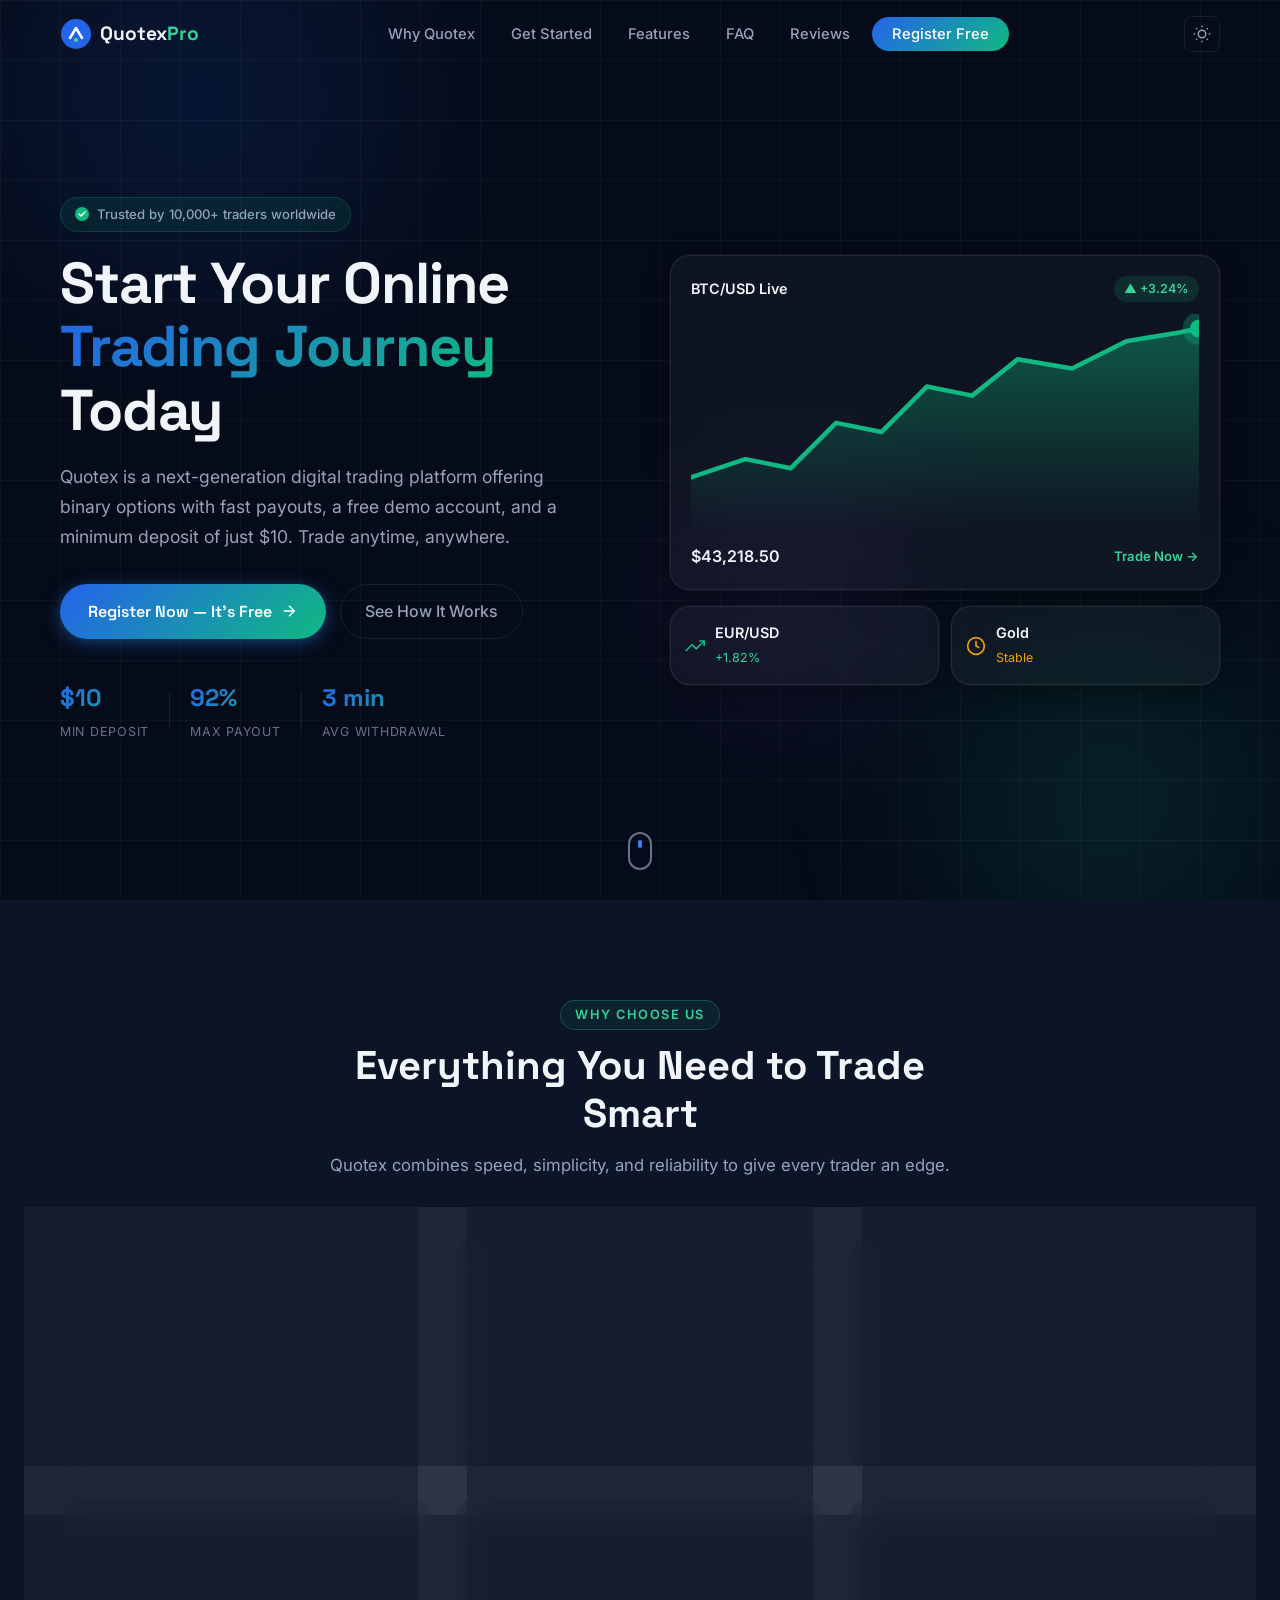
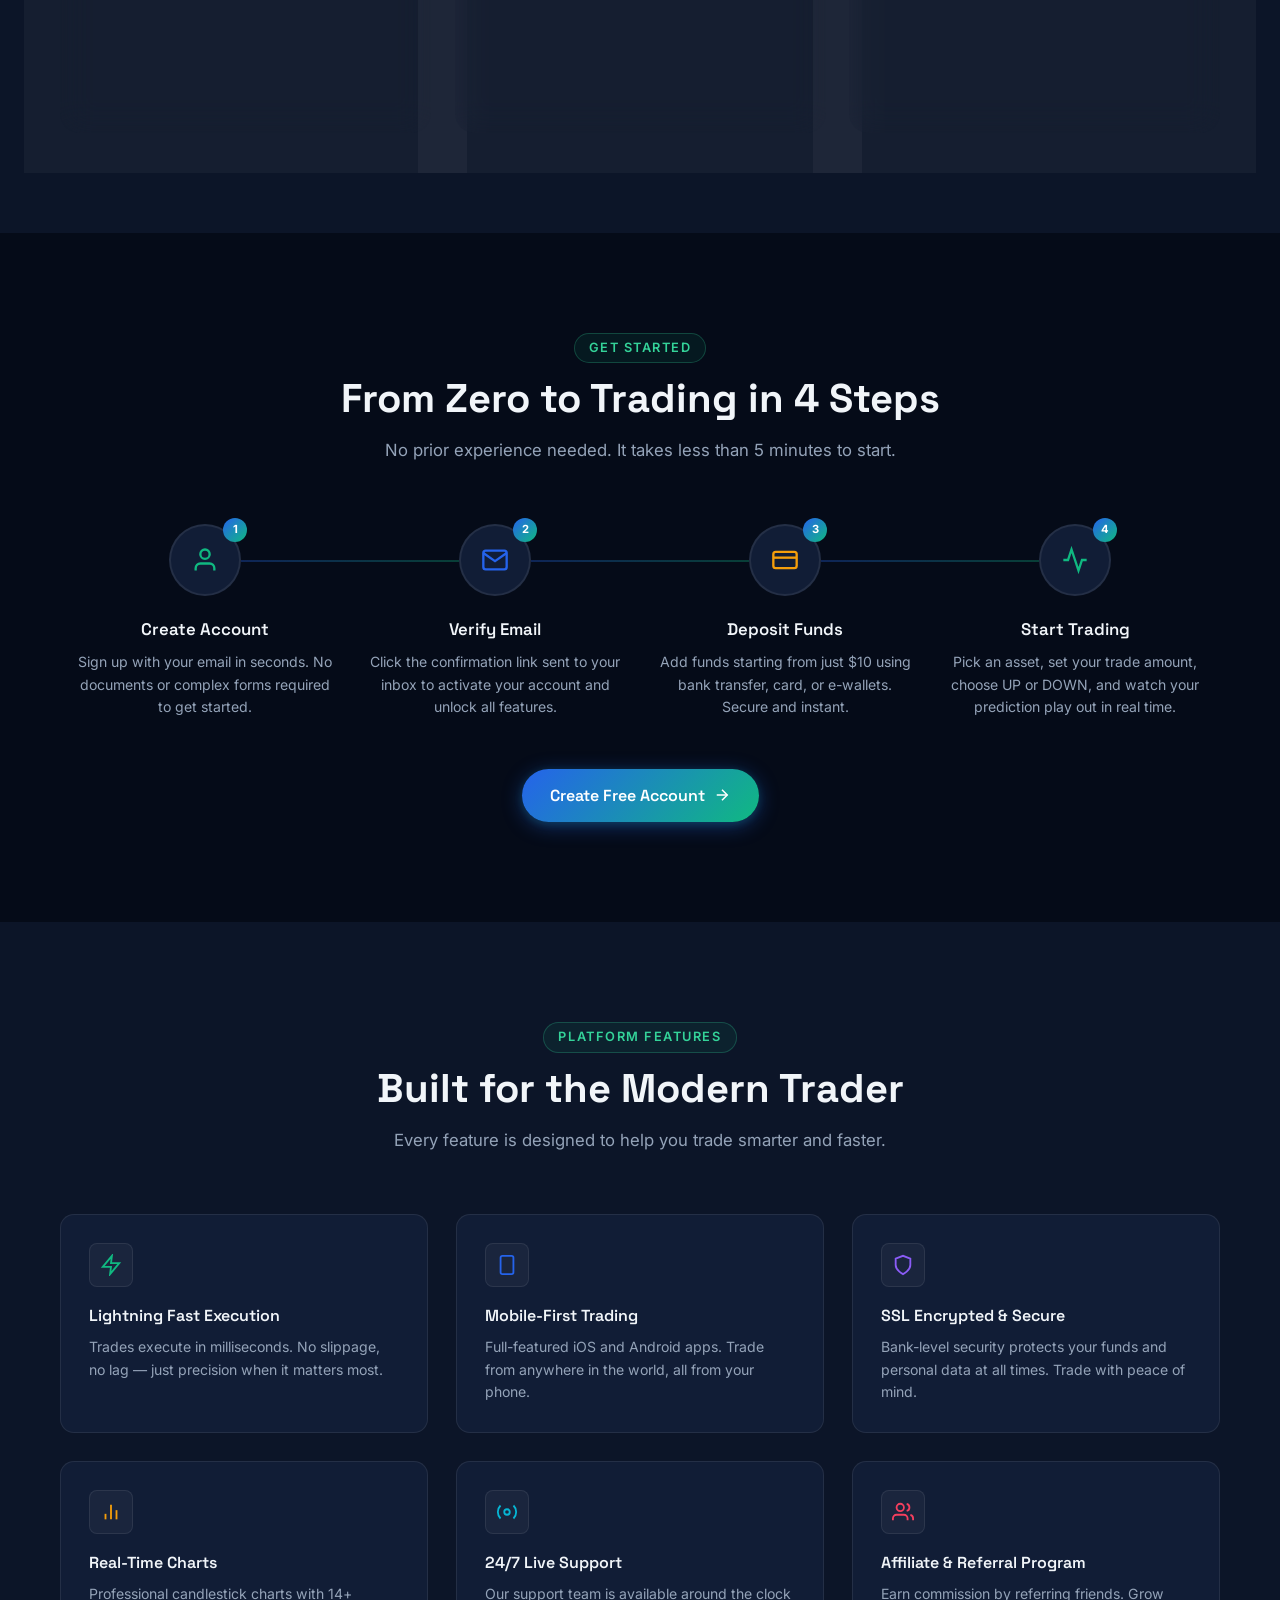
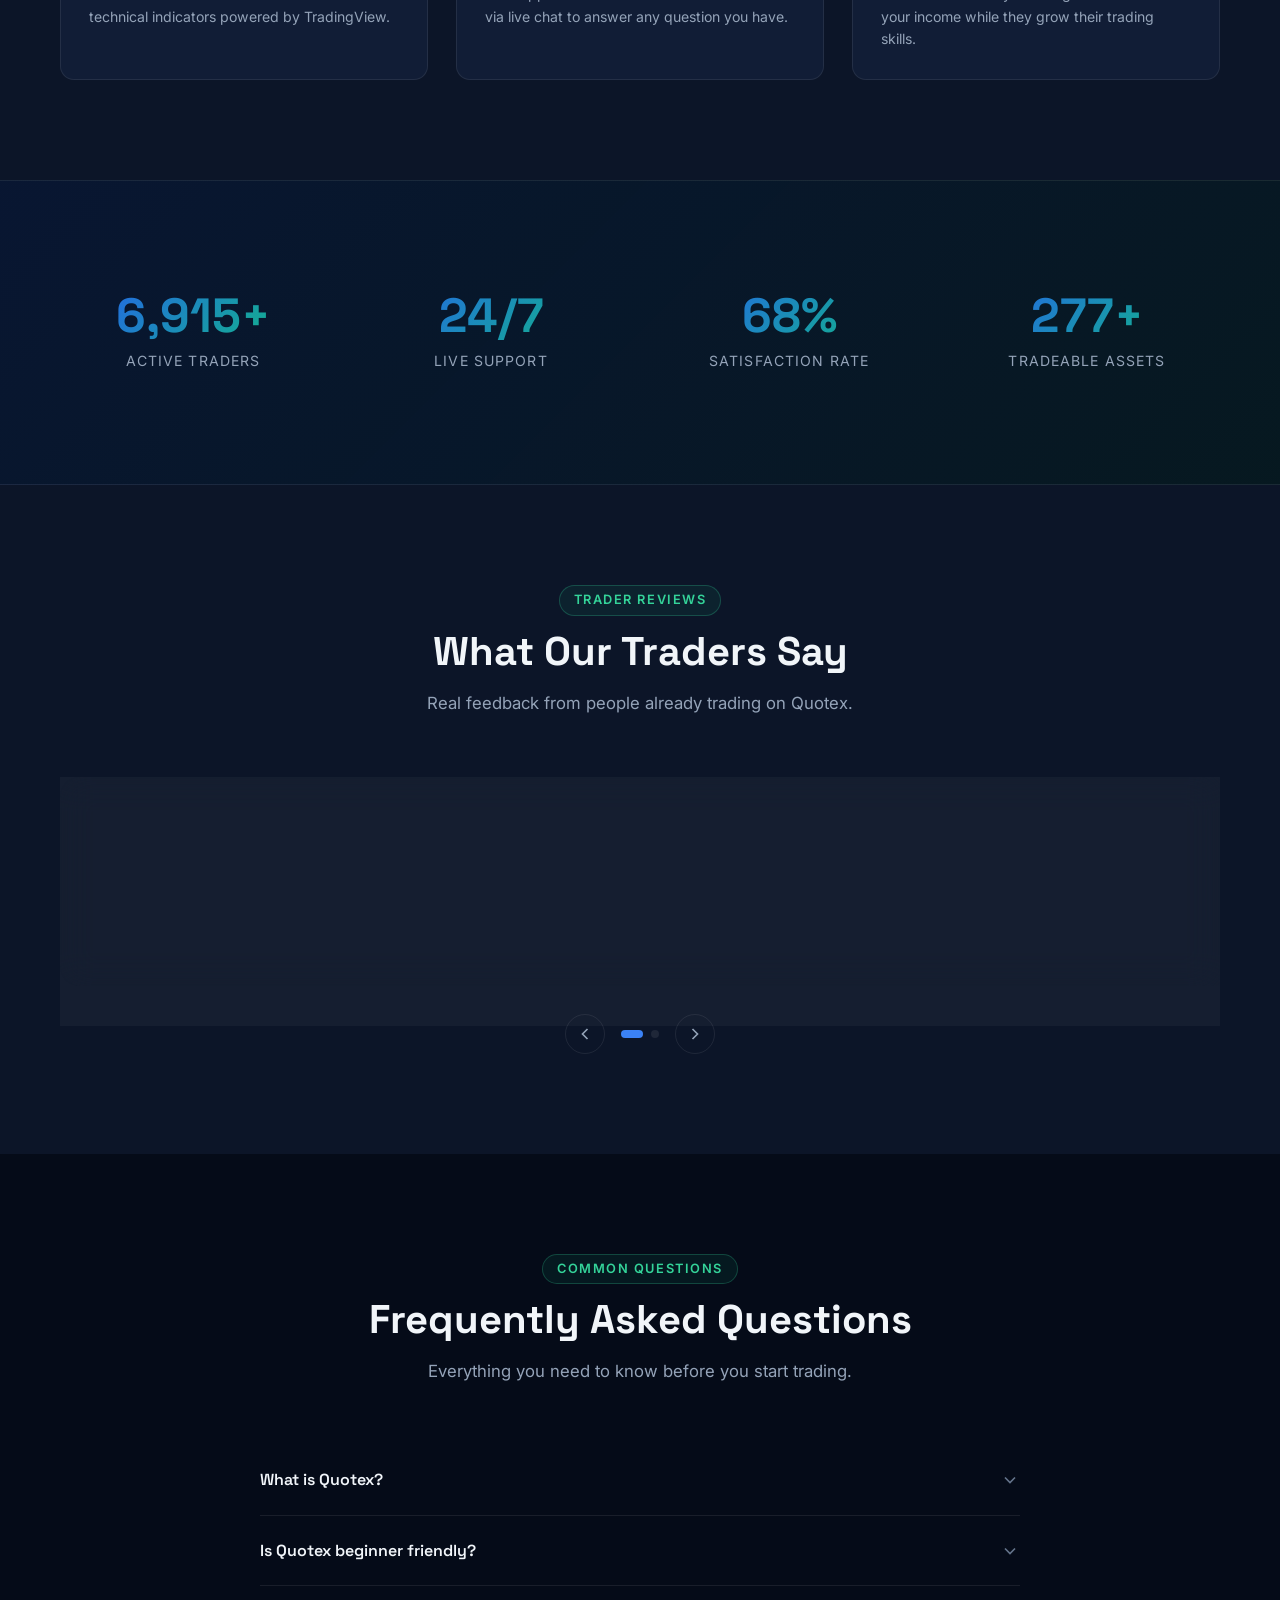
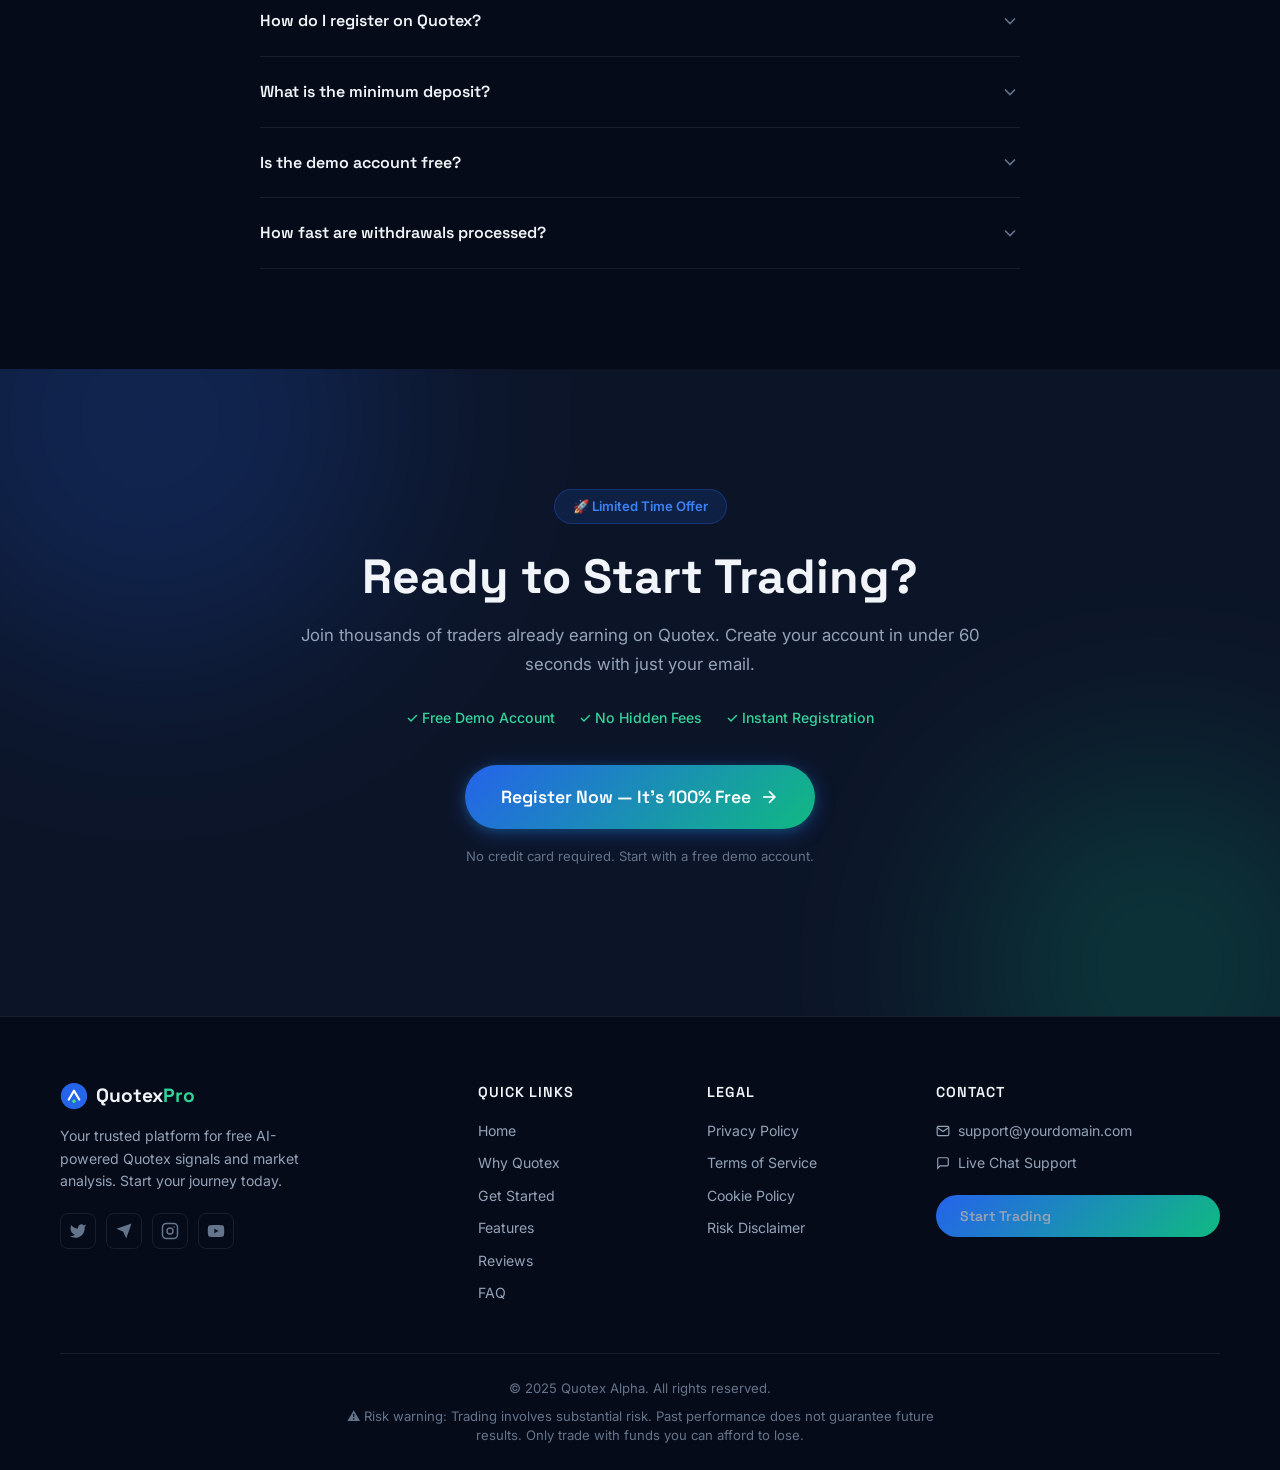
<file: index.html>
<!DOCTYPE html>
<html lang="en">
<head>
  <meta charset="UTF-8" />
  <meta name="viewport" content="width=device-width, initial-scale=1.0" />
  <meta name="google-site-verification" content="KCzt56mzWizZJpL4ZDZo1crPIgNP4RovCD3MtK0EKNo" />
  <title>Quotex Alpha - Free AI Quotex Signals & Trading Analysis</title>
  <meta name="description" content="Quotex Alpha provides free AI-powered Quotex signals, market analysis, trading strategies, and educational content to help traders improve their decisions." />
  <meta name="keywords" content="Quotex, Quotex Signals, AI Quotex Signals, Binary Options, Trading Signals, Quotex Alpha" />
  <meta name="robots" content="index, follow" />
  <link rel="canonical" href="https://qoutex-alpha.vercel.app/" />

  <!-- Open Graph -->
  <meta property="og:type" content="website" />
  <meta property="og:title" content="Quotex Alpha - Free AI Quotex Signals & Trading Analysis" />
  <meta property="og:description" content="Quotex Alpha provides free AI-powered Quotex signals, market analysis, trading strategies, and educational content to help traders improve their decisions." />
  <meta property="og:url" content="https://qoutex-alpha.vercel.app/" />
  <meta property="og:image" content="https://qoutex-alpha.vercel.app/og-image.png" />
  <meta property="og:site_name" content="Quotex Alpha" />

  <!-- Twitter Card -->
  <meta name="twitter:card" content="summary_large_image" />
  <meta name="twitter:title" content="Quotex Alpha - Free AI Quotex Signals & Trading Analysis" />
  <meta name="twitter:description" content="Quotex Alpha provides free AI-powered Quotex signals, market analysis, trading strategies, and educational content to help traders improve their decisions." />
  <meta name="twitter:image" content="https://qoutex-alpha.vercel.app/og-image.png" />

  <!-- Schema.org JSON-LD -->
  <script type="application/ld+json">
  {
    "@context": "https://schema.org",
    "@type": "WebPage",
    "name": "Quotex Alpha - Free AI Quotex Signals & Trading Analysis",
    "description": "Quotex Alpha provides free AI-powered Quotex signals, market analysis, trading strategies, and educational content to help traders improve their decisions.",
    "url": "https://qoutex-alpha.vercel.app/",
    "publisher": {
      "@type": "Organization",
      "name": "Quotex Alpha",
      "url": "https://qoutex-alpha.vercel.app/"
    },
    "mainEntity": {
      "@type": "FinancialService",
      "name": "Quotex Alpha",
      "description": "Provides free AI-powered Quotex signals, market analysis, trading strategies, and educational content to help traders improve their decisions.",
      "offers": {
        "@type": "Offer",
        "description": "Free AI signals and trading analysis"
      }
    }
  }
  </script>

  <link rel="stylesheet" href="style.css" />
  <link rel="preconnect" href="https://fonts.googleapis.com" />
  <link rel="preconnect" href="https://fonts.gstatic.com" crossorigin />
  <link href="https://fonts.googleapis.com/css2?family=Inter:wght@300;400;500;600;700;800&family=Space+Grotesk:wght@400;500;600;700&display=swap" rel="stylesheet" />
</head>
<body>

  <!-- ===== NAVBAR ===== -->
  <nav class="navbar" id="navbar" role="navigation" aria-label="Main navigation">
    <div class="nav-container">
      <a href="#" class="nav-logo" aria-label="Quotex Home">
        <svg width="32" height="32" viewBox="0 0 32 32" fill="none" aria-hidden="true">
          <circle cx="16" cy="16" r="15" fill="url(#logoGrad)" />
          <path d="M10 20 L16 10 L22 20" stroke="#fff" stroke-width="2.5" stroke-linecap="round" stroke-linejoin="round" fill="none"/>
          <circle cx="16" cy="22" r="2" fill="#4ade80"/>
          <defs>
            <linearGradient id="logoGrad" x1="0" y1="0" x2="32" y2="32">
              <stop offset="0%" stop-color="#2563eb"/>
              <stop offset="100%" stop-color="#10b981"/>
            </linearGradient>
          </defs>
        </svg>
        <span>Quotex<span class="logo-accent">Pro</span></span>
      </a>

      <ul class="nav-links" id="navLinks" role="list">
        <li><a href="#why-quotex">Why Quotex</a></li>
        <li><a href="#how-to-start">Get Started</a></li>
        <li><a href="#features">Features</a></li>
        <li><a href="#faq">FAQ</a></li>
        <li><a href="#testimonials">Reviews</a></li>
        <li>
          <a href="https://broker-qx.pro/sign-up/?lid=2071933" class="nav-cta" aria-label="Register on Quotex">Register Free</a>
        </li>
      </ul>

      <div class="nav-actions">
        <button class="dark-toggle" id="darkToggle" aria-label="Toggle dark mode" title="Toggle theme">
          <svg width="18" height="18" viewBox="0 0 24 24" fill="none" stroke="currentColor" stroke-width="2" aria-hidden="true">
            <circle cx="12" cy="12" r="5"/>
            <line x1="12" y1="1" x2="12" y2="3"/><line x1="12" y1="21" x2="12" y2="23"/>
            <line x1="4.22" y1="4.22" x2="5.64" y2="5.64"/><line x1="18.36" y1="18.36" x2="19.78" y2="19.78"/>
            <line x1="1" y1="12" x2="3" y2="12"/><line x1="21" y1="12" x2="23" y2="12"/>
            <line x1="4.22" y1="19.78" x2="5.64" y2="18.36"/><line x1="18.36" y1="5.64" x2="19.78" y2="4.22"/>
          </svg>
        </button>
        <button class="hamburger" id="hamburger" aria-label="Open mobile menu" aria-expanded="false" aria-controls="navLinks">
          <span></span><span></span><span></span>
        </button>
      </div>
    </div>
  </nav>

  <main>
    <!-- ===== HERO ===== -->
    <section class="hero" id="home" aria-label="Hero section">
      <!-- Animated background shapes -->
      <div class="hero-bg" aria-hidden="true">
        <div class="shape shape-1"></div>
        <div class="shape shape-2"></div>
        <div class="shape shape-3"></div>
        <div class="grid-overlay"></div>
      </div>

      <div class="hero-content container">
        <div class="hero-text">
          <div class="hero-badge reveal">
            <svg width="14" height="14" viewBox="0 0 14 14" fill="none" aria-hidden="true">
              <circle cx="7" cy="7" r="7" fill="#10b981"/>
              <path d="M4 7l2 2 4-4" stroke="#fff" stroke-width="1.5" stroke-linecap="round" stroke-linejoin="round"/>
            </svg>
            Trusted by 10,000+ traders worldwide
          </div>

          <h1 class="hero-headline reveal">
            Start Your Online<br />
            <span class="gradient-text">Trading Journey</span><br />
            Today
          </h1>

          <p class="hero-sub reveal">
            Quotex is a next-generation digital trading platform offering binary options with fast payouts, a free demo account, and a minimum deposit of just $10. Trade anytime, anywhere.
          </p>

          <div class="hero-actions reveal">
            <a href="https://broker-qx.pro/sign-up/?lid=2071933" class="btn-primary btn-glow" aria-label="Register on Quotex for free">
              Register Now — It's Free
              <svg width="18" height="18" viewBox="0 0 24 24" fill="none" stroke="currentColor" stroke-width="2" aria-hidden="true">
                <line x1="5" y1="12" x2="19" y2="12"/>
                <polyline points="12 5 19 12 12 19"/>
              </svg>
            </a>
            <a href="#how-to-start" class="btn-ghost">
              See How It Works
            </a>
          </div>

          <div class="hero-stats reveal">
            <div class="hero-stat">
              <strong>$10</strong>
              <span>Min Deposit</span>
            </div>
            <div class="stat-divider" aria-hidden="true"></div>
            <div class="hero-stat">
              <strong>92%</strong>
              <span>Max Payout</span>
            </div>
            <div class="stat-divider" aria-hidden="true"></div>
            <div class="hero-stat">
              <strong>3 min</strong>
              <span>Avg Withdrawal</span>
            </div>
          </div>
        </div>

        <!-- Hero SVG Illustration -->
        <div class="hero-visual reveal" aria-hidden="true">
          <div class="chart-card glass-card">
            <div class="chart-header">
              <span class="chart-label">BTC/USD Live</span>
              <span class="chart-badge up">▲ +3.24%</span>
            </div>
            <svg class="chart-svg" viewBox="0 0 280 120" fill="none" xmlns="http://www.w3.org/2000/svg">
              <defs>
                <linearGradient id="chartGrad" x1="0" y1="0" x2="0" y2="1">
                  <stop offset="0%" stop-color="#10b981" stop-opacity="0.4"/>
                  <stop offset="100%" stop-color="#10b981" stop-opacity="0"/>
                </linearGradient>
              </defs>
              <path d="M0 90 L30 80 L55 85 L80 60 L105 65 L130 40 L155 45 L180 25 L210 30 L240 15 L270 10 L280 8" stroke="#10b981" stroke-width="2.5" stroke-linecap="round" stroke-linejoin="round" fill="none"/>
              <path d="M0 90 L30 80 L55 85 L80 60 L105 65 L130 40 L155 45 L180 25 L210 30 L240 15 L270 10 L280 8 L280 120 L0 120Z" fill="url(#chartGrad)"/>
              <circle cx="280" cy="8" r="5" fill="#10b981"/>
              <circle cx="280" cy="8" r="9" fill="#10b981" opacity="0.3" class="pulse-dot"/>
            </svg>
            <div class="chart-footer">
              <span>$43,218.50</span>
              <a href="#" class="trade-now-btn">Trade Now →</a>
            </div>
          </div>

          <div class="mini-cards">
            <div class="mini-card glass-card">
              <svg width="20" height="20" viewBox="0 0 24 24" fill="none" stroke="#10b981" stroke-width="2">
                <polyline points="23 6 13.5 15.5 8.5 10.5 1 18"/>
                <polyline points="17 6 23 6 23 12"/>
              </svg>
              <div>
                <strong>EUR/USD</strong>
                <span class="up-text">+1.82%</span>
              </div>
            </div>
            <div class="mini-card glass-card">
              <svg width="20" height="20" viewBox="0 0 24 24" fill="none" stroke="#f59e0b" stroke-width="2">
                <circle cx="12" cy="12" r="10"/>
                <polyline points="12 6 12 12 16 14"/>
              </svg>
              <div>
                <strong>Gold</strong>
                <span class="neutral-text">Stable</span>
              </div>
            </div>
          </div>
        </div>
      </div>

      <div class="hero-scroll-hint" aria-hidden="true">
        <div class="scroll-mouse"><div class="scroll-wheel"></div></div>
      </div>
    </section>

    <!-- ===== WHY QUOTEX ===== -->
    <section class="section why-section" id="why-quotex" aria-labelledby="why-heading">
      <div class="container">
        <div class="section-header reveal">
          <p class="section-eyebrow">Why Choose Us</p>
          <h2 id="why-heading">Everything You Need to Trade Smart</h2>
          <p class="section-sub">Quotex combines speed, simplicity, and reliability to give every trader an edge.</p>
        </div>

        <div class="cards-grid">
          <!-- Card 1 -->
          <article class="feature-card glass-card reveal" aria-label="Fast Withdrawals">
            <div class="card-icon" style="background: linear-gradient(135deg,#1d4ed8,#2563eb)">
              <svg width="24" height="24" viewBox="0 0 24 24" fill="none" stroke="#fff" stroke-width="2" aria-hidden="true">
                <path d="M12 2v20M17 5H9.5a3.5 3.5 0 0 0 0 7h5a3.5 3.5 0 0 1 0 7H6"/>
              </svg>
            </div>
            <h3>Fast Withdrawals</h3>
            <p>Receive your funds in as little as 3 minutes. No hidden delays or unnecessary friction — your money, your control.</p>
          </article>

          <!-- Card 2 -->
          <article class="feature-card glass-card reveal" aria-label="Low Minimum Deposit">
            <div class="card-icon" style="background: linear-gradient(135deg,#065f46,#10b981)">
              <svg width="24" height="24" viewBox="0 0 24 24" fill="none" stroke="#fff" stroke-width="2" aria-hidden="true">
                <rect x="2" y="5" width="20" height="14" rx="2"/>
                <line x1="2" y1="10" x2="22" y2="10"/>
              </svg>
            </div>
            <h3>Low Minimum Deposit</h3>
            <p>Start trading with just $10. You don't need a large capital to access professional-grade trading tools.</p>
          </article>

          <!-- Card 3 -->
          <article class="feature-card glass-card reveal" aria-label="Simple Interface">
            <div class="card-icon" style="background: linear-gradient(135deg,#6d28d9,#8b5cf6)">
              <svg width="24" height="24" viewBox="0 0 24 24" fill="none" stroke="#fff" stroke-width="2" aria-hidden="true">
                <rect x="3" y="3" width="18" height="18" rx="2"/>
                <line x1="3" y1="9" x2="21" y2="9"/>
                <line x1="9" y1="21" x2="9" y2="9"/>
              </svg>
            </div>
            <h3>Simple Interface</h3>
            <p>Clean, intuitive design built for both beginners and experienced traders. No clutter, just clarity.</p>
          </article>

          <!-- Card 4 -->
          <article class="feature-card glass-card reveal" aria-label="24/7 Trading">
            <div class="card-icon" style="background: linear-gradient(135deg,#b45309,#f59e0b)">
              <svg width="24" height="24" viewBox="0 0 24 24" fill="none" stroke="#fff" stroke-width="2" aria-hidden="true">
                <circle cx="12" cy="12" r="10"/>
                <polyline points="12 6 12 12 16 14"/>
              </svg>
            </div>
            <h3>24/7 Trading</h3>
            <p>Markets never sleep on Quotex. Trade currencies, commodities, and crypto any time of day or night.</p>
          </article>

          <!-- Card 5 -->
          <article class="feature-card glass-card reveal" aria-label="Free Demo Account">
            <div class="card-icon" style="background: linear-gradient(135deg,#be123c,#f43f5e)">
              <svg width="24" height="24" viewBox="0 0 24 24" fill="none" stroke="#fff" stroke-width="2" aria-hidden="true">
                <path d="M21 16V8a2 2 0 0 0-1-1.73l-7-4a2 2 0 0 0-2 0l-7 4A2 2 0 0 0 3 8v8a2 2 0 0 0 1 1.73l7 4a2 2 0 0 0 2 0l7-4A2 2 0 0 0 21 16z"/>
              </svg>
            </div>
            <h3>Free Demo Account</h3>
            <p>Practice with $10,000 in virtual funds. Build your strategy with zero risk before going live.</p>
          </article>

          <!-- Card 6 -->
          <article class="feature-card glass-card reveal" aria-label="Multiple Assets">
            <div class="card-icon" style="background: linear-gradient(135deg,#0e7490,#06b6d4)">
              <svg width="24" height="24" viewBox="0 0 24 24" fill="none" stroke="#fff" stroke-width="2" aria-hidden="true">
                <polyline points="22 12 18 12 15 21 9 3 6 12 2 12"/>
              </svg>
            </div>
            <h3>Multiple Assets</h3>
            <p>Trade over 400 assets including forex pairs, crypto, stocks, and commodities — all in one place.</p>
          </article>
        </div>
      </div>
    </section>

    <!-- ===== HOW TO START ===== -->
    <section class="section steps-section" id="how-to-start" aria-labelledby="steps-heading">
      <div class="container">
        <div class="section-header reveal">
          <p class="section-eyebrow">Get Started</p>
          <h2 id="steps-heading">From Zero to Trading in 4 Steps</h2>
          <p class="section-sub">No prior experience needed. It takes less than 5 minutes to start.</p>
        </div>

        <ol class="steps-list" role="list">
          <li class="step-item reveal">
            <div class="step-icon-wrap">
              <div class="step-number" aria-hidden="true">1</div>
              <svg class="step-icon" width="28" height="28" viewBox="0 0 24 24" fill="none" stroke="#10b981" stroke-width="2" aria-hidden="true">
                <path d="M20 21v-2a4 4 0 0 0-4-4H8a4 4 0 0 0-4 4v2"/>
                <circle cx="12" cy="7" r="4"/>
              </svg>
            </div>
            <div class="step-content">
              <h3>Create Account</h3>
              <p>Sign up with your email in seconds. No documents or complex forms required to get started.</p>
            </div>
            <div class="step-connector" aria-hidden="true"></div>
          </li>

          <li class="step-item reveal">
            <div class="step-icon-wrap">
              <div class="step-number" aria-hidden="true">2</div>
              <svg class="step-icon" width="28" height="28" viewBox="0 0 24 24" fill="none" stroke="#2563eb" stroke-width="2" aria-hidden="true">
                <path d="M4 4h16c1.1 0 2 .9 2 2v12c0 1.1-.9 2-2 2H4c-1.1 0-2-.9-2-2V6c0-1.1.9-2 2-2z"/>
                <polyline points="22,6 12,13 2,6"/>
              </svg>
            </div>
            <div class="step-content">
              <h3>Verify Email</h3>
              <p>Click the confirmation link sent to your inbox to activate your account and unlock all features.</p>
            </div>
            <div class="step-connector" aria-hidden="true"></div>
          </li>

          <li class="step-item reveal">
            <div class="step-icon-wrap">
              <div class="step-number" aria-hidden="true">3</div>
              <svg class="step-icon" width="28" height="28" viewBox="0 0 24 24" fill="none" stroke="#f59e0b" stroke-width="2" aria-hidden="true">
                <rect x="2" y="5" width="20" height="14" rx="2"/>
                <line x1="2" y1="10" x2="22" y2="10"/>
              </svg>
            </div>
            <div class="step-content">
              <h3>Deposit Funds</h3>
              <p>Add funds starting from just $10 using bank transfer, card, or e-wallets. Secure and instant.</p>
            </div>
            <div class="step-connector" aria-hidden="true"></div>
          </li>

          <li class="step-item reveal">
            <div class="step-icon-wrap">
              <div class="step-number" aria-hidden="true">4</div>
              <svg class="step-icon" width="28" height="28" viewBox="0 0 24 24" fill="none" stroke="#10b981" stroke-width="2" aria-hidden="true">
                <polyline points="22 12 18 12 15 21 9 3 6 12 2 12"/>
              </svg>
            </div>
            <div class="step-content">
              <h3>Start Trading</h3>
              <p>Pick an asset, set your trade amount, choose UP or DOWN, and watch your prediction play out in real time.</p>
            </div>
          </li>
        </ol>

        <div class="steps-cta reveal">
          <a href="https://broker-qx.pro/sign-up/?lid=2071933" class="btn-primary btn-glow" aria-label="Create your free Quotex account">
            Create Free Account
            <svg width="18" height="18" viewBox="0 0 24 24" fill="none" stroke="currentColor" stroke-width="2" aria-hidden="true">
              <line x1="5" y1="12" x2="19" y2="12"/>
              <polyline points="12 5 19 12 12 19"/>
            </svg>
          </a>
        </div>
      </div>
    </section>

    <!-- ===== FEATURES ===== -->
    <section class="section features-section" id="features" aria-labelledby="features-heading">
      <div class="container">
        <div class="section-header reveal">
          <p class="section-eyebrow">Platform Features</p>
          <h2 id="features-heading">Built for the Modern Trader</h2>
          <p class="section-sub">Every feature is designed to help you trade smarter and faster.</p>
        </div>

        <div class="features-grid">
          <div class="feature-item reveal">
            <div class="fi-icon">
              <svg width="22" height="22" viewBox="0 0 24 24" fill="none" stroke="#10b981" stroke-width="2" aria-hidden="true">
                <path d="M13 2L3 14h9l-1 8 10-12h-9l1-8z"/>
              </svg>
            </div>
            <h3>Lightning Fast Execution</h3>
            <p>Trades execute in milliseconds. No slippage, no lag — just precision when it matters most.</p>
          </div>

          <div class="feature-item reveal">
            <div class="fi-icon">
              <svg width="22" height="22" viewBox="0 0 24 24" fill="none" stroke="#2563eb" stroke-width="2" aria-hidden="true">
                <rect x="5" y="2" width="14" height="20" rx="2" ry="2"/>
                <line x1="12" y1="18" x2="12.01" y2="18"/>
              </svg>
            </div>
            <h3>Mobile-First Trading</h3>
            <p>Full-featured iOS and Android apps. Trade from anywhere in the world, all from your phone.</p>
          </div>

          <div class="feature-item reveal">
            <div class="fi-icon">
              <svg width="22" height="22" viewBox="0 0 24 24" fill="none" stroke="#8b5cf6" stroke-width="2" aria-hidden="true">
                <path d="M12 22s8-4 8-10V5l-8-3-8 3v7c0 6 8 10 8 10z"/>
              </svg>
            </div>
            <h3>SSL Encrypted & Secure</h3>
            <p>Bank-level security protects your funds and personal data at all times. Trade with peace of mind.</p>
          </div>

          <div class="feature-item reveal">
            <div class="fi-icon">
              <svg width="22" height="22" viewBox="0 0 24 24" fill="none" stroke="#f59e0b" stroke-width="2" aria-hidden="true">
                <line x1="18" y1="20" x2="18" y2="10"/>
                <line x1="12" y1="20" x2="12" y2="4"/>
                <line x1="6" y1="20" x2="6" y2="14"/>
              </svg>
            </div>
            <h3>Real-Time Charts</h3>
            <p>Professional candlestick charts with 14+ technical indicators powered by TradingView.</p>
          </div>

          <div class="feature-item reveal">
            <div class="fi-icon">
              <svg width="22" height="22" viewBox="0 0 24 24" fill="none" stroke="#06b6d4" stroke-width="2" aria-hidden="true">
                <circle cx="12" cy="12" r="3"/>
                <path d="M19.07 4.93a10 10 0 0 1 0 14.14M4.93 4.93a10 10 0 0 0 0 14.14"/>
              </svg>
            </div>
            <h3>24/7 Live Support</h3>
            <p>Our support team is available around the clock via live chat to answer any question you have.</p>
          </div>

          <div class="feature-item reveal">
            <div class="fi-icon">
              <svg width="22" height="22" viewBox="0 0 24 24" fill="none" stroke="#f43f5e" stroke-width="2" aria-hidden="true">
                <path d="M17 21v-2a4 4 0 0 0-4-4H5a4 4 0 0 0-4 4v2"/>
                <circle cx="9" cy="7" r="4"/>
                <path d="M23 21v-2a4 4 0 0 0-3-3.87"/>
                <path d="M16 3.13a4 4 0 0 1 0 7.75"/>
              </svg>
            </div>
            <h3>Affiliate & Referral Program</h3>
            <p>Earn commission by referring friends. Grow your income while they grow their trading skills.</p>
          </div>
        </div>
      </div>
    </section>

    <!-- ===== STATISTICS ===== -->
    <section class="section stats-section" aria-label="Platform statistics">
      <div class="stats-bg" aria-hidden="true"></div>
      <div class="container">
        <div class="stats-grid">
          <div class="stat-card reveal" aria-label="Over 10,000 users">
            <strong class="stat-number" data-target="10000" data-suffix="+">0</strong>
            <span class="stat-label">Active Traders</span>
          </div>
          <div class="stat-card reveal" aria-label="24 by 7 support">
            <strong class="stat-number">24/7</strong>
            <span class="stat-label">Live Support</span>
          </div>
          <div class="stat-card reveal" aria-label="99 percent satisfaction">
            <strong class="stat-number" data-target="99" data-suffix="%">0</strong>
            <span class="stat-label">Satisfaction Rate</span>
          </div>
          <div class="stat-card reveal" aria-label="400 plus assets available">
            <strong class="stat-number" data-target="400" data-suffix="+">0</strong>
            <span class="stat-label">Tradeable Assets</span>
          </div>
        </div>
      </div>
    </section>

    <!-- ===== TESTIMONIALS ===== -->
    <section class="section testimonials-section" id="testimonials" aria-labelledby="testimonials-heading">
      <div class="container">
        <div class="section-header reveal">
          <p class="section-eyebrow">Trader Reviews</p>
          <h2 id="testimonials-heading">What Our Traders Say</h2>
          <p class="section-sub">Real feedback from people already trading on Quotex.</p>
        </div>

        <div class="slider-wrapper reveal" role="region" aria-label="Testimonials slider">
          <div class="slider-track" id="sliderTrack">

            <article class="testimonial-card glass-card" aria-label="Testimonial from James">
              <div class="stars" aria-label="5 out of 5 stars">★★★★★</div>
              <blockquote>
                <p>"I started with just $10 and the demo account helped me learn without losing real money. Within 3 months I was consistently profitable. Quotex changed my financial life."</p>
              </blockquote>
              <footer class="t-author">
                <div class="t-avatar" aria-hidden="true">J</div>
                <div>
                  <strong>James O.</strong>
                  <span>Trader from Nigeria</span>
                </div>
              </footer>
            </article>

            <article class="testimonial-card glass-card" aria-label="Testimonial from Maria">
              <div class="stars" aria-label="5 out of 5 stars">★★★★★</div>
              <blockquote>
                <p>"The withdrawal process is genuinely fast. I requested a payout on Friday morning and had it in my e-wallet by the time I made coffee. No platform does it this quick."</p>
              </blockquote>
              <footer class="t-author">
                <div class="t-avatar" aria-hidden="true" style="background:linear-gradient(135deg,#10b981,#2563eb)">M</div>
                <div>
                  <strong>Maria S.</strong>
                  <span>Trader from Brazil</span>
                </div>
              </footer>
            </article>

            <article class="testimonial-card glass-card" aria-label="Testimonial from Ahmed">
              <div class="stars" aria-label="5 out of 5 stars">★★★★★</div>
              <blockquote>
                <p>"As a complete beginner, the simple interface made all the difference. I never felt overwhelmed. The support team responded in under 2 minutes every time I had a question."</p>
              </blockquote>
              <footer class="t-author">
                <div class="t-avatar" aria-hidden="true" style="background:linear-gradient(135deg,#f59e0b,#ef4444)">A</div>
                <div>
                  <strong>Ahmed K.</strong>
                  <span>Trader from Egypt</span>
                </div>
              </footer>
            </article>

            <article class="testimonial-card glass-card" aria-label="Testimonial from Sofia">
              <div class="stars" aria-label="5 out of 5 stars">★★★★★</div>
              <blockquote>
                <p>"400+ assets is no joke. I trade EUR/USD in the morning and Bitcoin in the evening — all without switching platforms. It's the flexibility I always wanted."</p>
              </blockquote>
              <footer class="t-author">
                <div class="t-avatar" aria-hidden="true" style="background:linear-gradient(135deg,#8b5cf6,#ec4899)">S</div>
                <div>
                  <strong>Sofia L.</strong>
                  <span>Trader from Ukraine</span>
                </div>
              </footer>
            </article>

          </div>

          <div class="slider-controls" role="group" aria-label="Slider controls">
            <button class="slider-btn" id="sliderPrev" aria-label="Previous testimonial">
              <svg width="20" height="20" viewBox="0 0 24 24" fill="none" stroke="currentColor" stroke-width="2" aria-hidden="true">
                <polyline points="15 18 9 12 15 6"/>
              </svg>
            </button>
            <div class="slider-dots" id="sliderDots" role="tablist" aria-label="Testimonial navigation"></div>
            <button class="slider-btn" id="sliderNext" aria-label="Next testimonial">
              <svg width="20" height="20" viewBox="0 0 24 24" fill="none" stroke="currentColor" stroke-width="2" aria-hidden="true">
                <polyline points="9 18 15 12 9 6"/>
              </svg>
            </button>
          </div>
        </div>
      </div>
    </section>

    <!-- ===== FAQ ===== -->
    <section class="section faq-section" id="faq" aria-labelledby="faq-heading">
      <div class="container">
        <div class="section-header reveal">
          <p class="section-eyebrow">Common Questions</p>
          <h2 id="faq-heading">Frequently Asked Questions</h2>
          <p class="section-sub">Everything you need to know before you start trading.</p>
        </div>

        <div class="faq-list reveal" role="list">

          <div class="faq-item" role="listitem">
            <button class="faq-question" aria-expanded="false" aria-controls="faq-1">
              What is Quotex?
              <svg class="faq-chevron" width="20" height="20" viewBox="0 0 24 24" fill="none" stroke="currentColor" stroke-width="2" aria-hidden="true">
                <polyline points="6 9 12 15 18 9"/>
              </svg>
            </button>
            <div class="faq-answer" id="faq-1" role="region" hidden>
              <p>Quotex is a cutting-edge online trading platform that specializes in digital options. It allows traders to speculate on the price direction of various assets — including currencies, commodities, stocks, and cryptocurrencies — with transparent payouts of up to 92%.</p>
            </div>
          </div>

          <div class="faq-item" role="listitem">
            <button class="faq-question" aria-expanded="false" aria-controls="faq-2">
              Is Quotex beginner friendly?
              <svg class="faq-chevron" width="20" height="20" viewBox="0 0 24 24" fill="none" stroke="currentColor" stroke-width="2" aria-hidden="true">
                <polyline points="6 9 12 15 18 9"/>
              </svg>
            </button>
            <div class="faq-answer" id="faq-2" role="region" hidden>
              <p>Absolutely. Quotex is designed with beginners in mind. The interface is clean and easy to navigate, and every new user gets a free demo account loaded with $10,000 in virtual funds to practice risk-free before depositing real money.</p>
            </div>
          </div>

          <div class="faq-item" role="listitem">
            <button class="faq-question" aria-expanded="false" aria-controls="faq-3">
              How do I register on Quotex?
              <svg class="faq-chevron" width="20" height="20" viewBox="0 0 24 24" fill="none" stroke="currentColor" stroke-width="2" aria-hidden="true">
                <polyline points="6 9 12 15 18 9"/>
              </svg>
            </button>
            <div class="faq-answer" id="faq-3" role="region" hidden>
              <p>Click the "Register Now" button on this page. You'll be taken to Quotex's registration page where you'll enter your email and create a password. Email verification takes less than a minute, after which your account is ready to use immediately.</p>
            </div>
          </div>

          <div class="faq-item" role="listitem">
            <button class="faq-question" aria-expanded="false" aria-controls="faq-4">
              What is the minimum deposit?
              <svg class="faq-chevron" width="20" height="20" viewBox="0 0 24 24" fill="none" stroke="currentColor" stroke-width="2" aria-hidden="true">
                <polyline points="6 9 12 15 18 9"/>
              </svg>
            </button>
            <div class="faq-answer" id="faq-4" role="region" hidden>
              <p>The minimum deposit on Quotex is just $10. You can fund your account using a wide range of payment methods including bank cards, bank transfers, cryptocurrency wallets, and various e-payment systems depending on your region.</p>
            </div>
          </div>

          <div class="faq-item" role="listitem">
            <button class="faq-question" aria-expanded="false" aria-controls="faq-5">
              Is the demo account free?
              <svg class="faq-chevron" width="20" height="20" viewBox="0 0 24 24" fill="none" stroke="currentColor" stroke-width="2" aria-hidden="true">
                <polyline points="6 9 12 15 18 9"/>
              </svg>
            </button>
            <div class="faq-answer" id="faq-5" role="region" hidden>
              <p>Yes, completely free. Every registered user gets access to a demo account with $10,000 in virtual funds. You can replenish this balance at any time and use it indefinitely to test strategies without any risk to your real capital.</p>
            </div>
          </div>

          <div class="faq-item" role="listitem">
            <button class="faq-question" aria-expanded="false" aria-controls="faq-6">
              How fast are withdrawals processed?
              <svg class="faq-chevron" width="20" height="20" viewBox="0 0 24 24" fill="none" stroke="currentColor" stroke-width="2" aria-hidden="true">
                <polyline points="6 9 12 15 18 9"/>
              </svg>
            </button>
            <div class="faq-answer" id="faq-6" role="region" hidden>
              <p>Quotex processes most withdrawals within 1–5 business days, with many e-wallet withdrawals completing in as little as 3 minutes. The platform is known for some of the fastest withdrawal times in the industry.</p>
            </div>
          </div>

        </div>
      </div>
    </section>

    <!-- ===== CTA SECTION ===== -->
    <section class="section cta-section" aria-labelledby="cta-heading">
      <div class="cta-bg" aria-hidden="true">
        <div class="cta-shape s1"></div>
        <div class="cta-shape s2"></div>
      </div>
      <div class="container">
        <div class="cta-inner reveal">
          <div class="cta-badge">🚀 Limited Time Offer</div>
          <h2 id="cta-heading">Ready to Start Trading?</h2>
          <p>Join thousands of traders already earning on Quotex. Create your account in under 60 seconds with just your email.</p>

          <div class="cta-features">
            <span>✓ Free Demo Account</span>
            <span>✓ No Hidden Fees</span>
            <span>✓ Instant Registration</span>
          </div>

          <a href="https://broker-qx.pro/sign-up/?lid=2071933" class="btn-primary btn-glow btn-large" aria-label="Register on Quotex now">
            Register Now — It's 100% Free
            <svg width="20" height="20" viewBox="0 0 24 24" fill="none" stroke="currentColor" stroke-width="2" aria-hidden="true">
              <line x1="5" y1="12" x2="19" y2="12"/>
              <polyline points="12 5 19 12 12 19"/>
            </svg>
          </a>

          <p class="cta-note">No credit card required. Start with a free demo account.</p>
        </div>
      </div>
    </section>
  </main>

  <!-- ===== FOOTER ===== -->
  <footer class="footer" role="contentinfo">
    <div class="container">
      <div class="footer-grid">
        <div class="footer-brand">
          <a href="#" class="nav-logo" aria-label="Quotex Home">
            <svg width="28" height="28" viewBox="0 0 32 32" fill="none" aria-hidden="true">
              <circle cx="16" cy="16" r="15" fill="url(#logoGrad2)"/>
              <path d="M10 20 L16 10 L22 20" stroke="#fff" stroke-width="2.5" stroke-linecap="round" stroke-linejoin="round" fill="none"/>
              <circle cx="16" cy="22" r="2" fill="#4ade80"/>
              <defs>
                <linearGradient id="logoGrad2" x1="0" y1="0" x2="32" y2="32">
                  <stop offset="0%" stop-color="#2563eb"/>
                  <stop offset="100%" stop-color="#10b981"/>
                </linearGradient>
              </defs>
            </svg>
            <span>Quotex<span class="logo-accent">Pro</span></span>
          </a>
          <p>Your trusted platform for free AI-powered Quotex signals and market analysis. Start your journey today.</p>
          <div class="social-links" aria-label="Social media links">
            <a href="#" aria-label="Follow us on Twitter" class="social-link">
              <svg width="18" height="18" viewBox="0 0 24 24" fill="currentColor" aria-hidden="true"><path d="M23 3a10.9 10.9 0 0 1-3.14 1.53 4.48 4.48 0 0 0-7.86 3v1A10.66 10.66 0 0 1 3 4s-4 9 5 13a11.64 11.64 0 0 1-7 2c9 5 20 0 20-11.5a4.5 4.5 0 0 0-.08-.83A7.72 7.72 0 0 0 23 3z"/></svg>
            </a>
            <a href="#" aria-label="Follow us on Telegram" class="social-link">
              <svg width="18" height="18" viewBox="0 0 24 24" fill="currentColor" aria-hidden="true"><path d="M22 2L11 13M22 2L15 22l-4-9-9-4 20-7z"/></svg>
            </a>
            <a href="#" aria-label="Follow us on Instagram" class="social-link">
              <svg width="18" height="18" viewBox="0 0 24 24" fill="none" stroke="currentColor" stroke-width="2" aria-hidden="true"><rect x="2" y="2" width="20" height="20" rx="5"/><circle cx="12" cy="12" r="4"/><circle cx="17.5" cy="6.5" r="1" fill="currentColor" stroke="none"/></svg>
            </a>
            <a href="#" aria-label="Follow us on YouTube" class="social-link">
              <svg width="18" height="18" viewBox="0 0 24 24" fill="currentColor" aria-hidden="true"><path d="M22.54 6.42a2.78 2.78 0 0 0-1.95-1.96C18.88 4 12 4 12 4s-6.88 0-8.59.46A2.78 2.78 0 0 0 1.46 6.42 29 29 0 0 0 1 12a29 29 0 0 0 .46 5.58A2.78 2.78 0 0 0 3.41 19.54C5.12 20 12 20 12 20s6.88 0 8.59-.46a2.78 2.78 0 0 0 1.95-1.96A29 29 0 0 0 23 12a29 29 0 0 0-.46-5.58z"/><polygon fill="#0d1117" points="9.75 15.02 15.5 12 9.75 8.98 9.75 15.02"/></svg>
            </a>
          </div>
        </div>

        <nav class="footer-col" aria-label="Quick links">
          <h4>Quick Links</h4>
          <ul>
            <li><a href="#home">Home</a></li>
            <li><a href="#why-quotex">Why Quotex</a></li>
            <li><a href="#how-to-start">Get Started</a></li>
            <li><a href="#features">Features</a></li>
            <li><a href="#testimonials">Reviews</a></li>
            <li><a href="#faq">FAQ</a></li>
          </ul>
        </nav>

        <nav class="footer-col" aria-label="Legal links">
          <h4>Legal</h4>
          <ul>
            <li><a href="#">Privacy Policy</a></li>
            <li><a href="#">Terms of Service</a></li>
            <li><a href="#">Cookie Policy</a></li>
            <li><a href="#">Risk Disclaimer</a></li>
          </ul>
        </nav>

        <div class="footer-col">
          <h4>Contact</h4>
          <ul>
            <li>
              <a href="mailto:support@yourdomain.com">
                <svg width="14" height="14" viewBox="0 0 24 24" fill="none" stroke="currentColor" stroke-width="2" aria-hidden="true">
                  <path d="M4 4h16c1.1 0 2 .9 2 2v12c0 1.1-.9 2-2 2H4c-1.1 0-2-.9-2-2V6c0-1.1.9-2 2-2z"/>
                  <polyline points="22,6 12,13 2,6"/>
                </svg>
                support@yourdomain.com
              </a>
            </li>
            <li>
              <a href="#">
                <svg width="14" height="14" viewBox="0 0 24 24" fill="none" stroke="currentColor" stroke-width="2" aria-hidden="true">
                  <path d="M21 15a2 2 0 0 1-2 2H7l-4 4V5a2 2 0 0 1 2-2h14a2 2 0 0 1 2 2z"/>
                </svg>
                Live Chat Support
              </a>
            </li>
          </ul>

          <div class="footer-cta-wrap">
            <a href="https://broker-qx.pro/sign-up/?lid=2071933" class="btn-primary footer-cta" aria-label="Register on Quotex">Start Trading</a>
          </div>
        </div>
      </div>

      <div class="footer-bottom">
        <p>© 2025 Quotex Alpha. All rights reserved.</p>
        <p class="disclaimer">⚠️ Risk warning: Trading involves substantial risk. Past performance does not guarantee future results. Only trade with funds you can afford to lose.</p>
      </div>
    </div>
  </footer>

  <!-- Back to Top -->
  <button class="back-to-top" id="backToTop" aria-label="Back to top" title="Back to top" hidden>
    <svg width="20" height="20" viewBox="0 0 24 24" fill="none" stroke="currentColor" stroke-width="2.5" aria-hidden="true">
      <polyline points="18 15 12 9 6 15"/>
    </svg>
  </button>

  <script src="script.js"></script>
</body>
</html>
</file>
<file: style.css>
/* ===================================================
   QUOTEX REFERRAL LANDING PAGE — style.css
   Dark theme | Blue+Green gradients | Glassmorphism
   =================================================== */

/* ===== CSS CUSTOM PROPERTIES ===== */
:root {
  --bg-base:       #050b18;
  --bg-surface:    #0c1528;
  --bg-elevated:   #111d36;
  --border:        rgba(255,255,255,0.08);
  --border-glow:   rgba(37,99,235,0.35);

  --blue-500:      #2563eb;
  --blue-600:      #1d4ed8;
  --blue-400:      #3b82f6;
  --green-500:     #10b981;
  --green-400:     #34d399;
  --amber-500:     #f59e0b;

  --grad-primary:  linear-gradient(135deg, #2563eb 0%, #10b981 100%);
  --grad-glow:     linear-gradient(135deg, #1d4ed8 0%, #059669 100%);

  --text-primary:  #f1f5f9;
  --text-secondary:#94a3b8;
  --text-muted:    #64748b;

  --radius-sm:     8px;
  --radius-md:     14px;
  --radius-lg:     20px;
  --radius-xl:     28px;

  --shadow-card:   0 4px 24px rgba(0,0,0,0.4), 0 0 0 1px rgba(255,255,255,0.06);
  --shadow-glow:   0 0 30px rgba(37,99,235,0.35), 0 0 60px rgba(16,185,129,0.15);

  --transition:    all 0.3s cubic-bezier(0.4, 0, 0.2, 1);
  --font-display:  'Space Grotesk', sans-serif;
  --font-body:     'Inter', sans-serif;
}

/* Light mode override */
body.light-mode {
  --bg-base:       #f1f5f9;
  --bg-surface:    #ffffff;
  --bg-elevated:   #e8f0fe;
  --border:        rgba(0,0,0,0.08);
  --text-primary:  #0f172a;
  --text-secondary:#475569;
  --text-muted:    #94a3b8;
  --shadow-card:   0 4px 24px rgba(0,0,0,0.08), 0 0 0 1px rgba(0,0,0,0.06);
}

/* ===== RESET & BASE ===== */
*, *::before, *::after { box-sizing: border-box; margin: 0; padding: 0; }

html {
  scroll-behavior: smooth;
  font-size: 16px;
  -webkit-text-size-adjust: 100%;
}

body {
  font-family: var(--font-body);
  background: var(--bg-base);
  color: var(--text-primary);
  line-height: 1.6;
  overflow-x: hidden;
  transition: background 0.4s, color 0.4s;
}

img { max-width: 100%; display: block; }
a  { color: inherit; text-decoration: none; }
ul, ol { list-style: none; }
button { cursor: pointer; border: none; background: none; font: inherit; }
blockquote { margin: 0; }

/* Focus visible for accessibility */
:focus-visible {
  outline: 2px solid var(--blue-400);
  outline-offset: 3px;
  border-radius: 4px;
}

/* ===== UTILITY ===== */
.container {
  width: 100%;
  max-width: 1200px;
  margin: 0 auto;
  padding: 0 20px;
}

.gradient-text {
  background: var(--grad-primary);
  -webkit-background-clip: text;
  -webkit-text-fill-color: transparent;
  background-clip: text;
}

.glass-card {
  background: rgba(255,255,255,0.04);
  backdrop-filter: blur(16px);
  -webkit-backdrop-filter: blur(16px);
  border: 1px solid var(--border);
  border-radius: var(--radius-lg);
  box-shadow: var(--shadow-card);
  transition: var(--transition);
}

.glass-card:hover {
  border-color: var(--border-glow);
  transform: translateY(-4px);
  box-shadow: var(--shadow-card), 0 8px 32px rgba(37,99,235,0.15);
}

/* ===== SCROLL REVEAL ===== */
.reveal {
  opacity: 0;
  transform: translateY(30px);
  transition: opacity 0.7s cubic-bezier(0.4,0,0.2,1), transform 0.7s cubic-bezier(0.4,0,0.2,1);
}

.reveal.visible {
  opacity: 1;
  transform: translateY(0);
}

/* ===== BUTTONS ===== */
.btn-primary {
  display: inline-flex;
  align-items: center;
  gap: 8px;
  background: var(--grad-primary);
  color: #fff;
  font-family: var(--font-display);
  font-weight: 600;
  font-size: 1rem;
  padding: 14px 28px;
  border-radius: 50px;
  transition: var(--transition);
  border: none;
  cursor: pointer;
  white-space: nowrap;
}

.btn-primary:hover {
  transform: translateY(-2px) scale(1.02);
  box-shadow: 0 8px 32px rgba(37,99,235,0.5), 0 4px 16px rgba(16,185,129,0.3);
}

.btn-primary:active { transform: scale(0.98); }

.btn-glow {
  box-shadow: 0 4px 20px rgba(37,99,235,0.4), 0 2px 8px rgba(16,185,129,0.2);
}

.btn-large {
  font-size: 1.1rem;
  padding: 18px 36px;
}

.btn-ghost {
  display: inline-flex;
  align-items: center;
  gap: 8px;
  color: var(--text-secondary);
  font-weight: 500;
  padding: 14px 24px;
  border: 1px solid var(--border);
  border-radius: 50px;
  transition: var(--transition);
}

.btn-ghost:hover {
  color: var(--text-primary);
  border-color: var(--blue-500);
  background: rgba(37,99,235,0.08);
}

/* ===== SECTIONS ===== */
.section {
  padding: 100px 0;
  position: relative;
}

.section-header {
  text-align: center;
  max-width: 640px;
  margin: 0 auto 60px;
}

.section-eyebrow {
  display: inline-block;
  font-size: 0.8rem;
  font-weight: 600;
  letter-spacing: 0.12em;
  text-transform: uppercase;
  color: var(--green-400);
  margin-bottom: 12px;
  padding: 4px 14px;
  border: 1px solid rgba(52,211,153,0.25);
  border-radius: 50px;
  background: rgba(16,185,129,0.08);
}

.section-header h2 {
  font-family: var(--font-display);
  font-size: clamp(1.75rem, 4vw, 2.5rem);
  font-weight: 700;
  line-height: 1.2;
  margin-bottom: 14px;
  color: var(--text-primary);
}

.section-sub {
  color: var(--text-secondary);
  font-size: 1.05rem;
}

/* ===== NAVBAR ===== */
.navbar {
  position: fixed;
  top: 0; left: 0; right: 0;
  z-index: 1000;
  padding: 16px 0;
  transition: background 0.3s, backdrop-filter 0.3s, box-shadow 0.3s, padding 0.3s;
}

.navbar.scrolled {
  background: rgba(5,11,24,0.85);
  backdrop-filter: blur(20px);
  -webkit-backdrop-filter: blur(20px);
  box-shadow: 0 1px 0 var(--border);
  padding: 10px 0;
}

.nav-container {
  display: flex;
  align-items: center;
  justify-content: space-between;
  max-width: 1200px;
  margin: 0 auto;
  padding: 0 20px;
}

.nav-logo {
  display: flex;
  align-items: center;
  gap: 8px;
  font-family: var(--font-display);
  font-weight: 700;
  font-size: 1.2rem;
  color: var(--text-primary);
}

.logo-accent { color: var(--green-400); }

.nav-links {
  display: flex;
  align-items: center;
  gap: 8px;
}

.nav-links a {
  color: var(--text-secondary);
  font-size: 0.92rem;
  font-weight: 500;
  padding: 7px 14px;
  border-radius: 8px;
  transition: var(--transition);
}

.nav-links a:hover { color: var(--text-primary); background: rgba(255,255,255,0.06); }

.nav-cta {
  background: var(--grad-primary) !important;
  color: #fff !important;
  border-radius: 50px !important;
  padding: 8px 20px !important;
}

.nav-cta:hover {
  box-shadow: 0 4px 16px rgba(37,99,235,0.4);
  transform: translateY(-1px);
}

.nav-actions {
  display: flex;
  align-items: center;
  gap: 8px;
}

.dark-toggle {
  display: flex;
  align-items: center;
  justify-content: center;
  width: 36px;
  height: 36px;
  border-radius: 8px;
  color: var(--text-secondary);
  border: 1px solid var(--border);
  transition: var(--transition);
}

.dark-toggle:hover { color: var(--text-primary); border-color: var(--blue-500); background: rgba(37,99,235,0.1); }

.hamburger {
  display: none;
  flex-direction: column;
  gap: 5px;
  width: 36px;
  height: 36px;
  padding: 8px;
  border-radius: 8px;
  border: 1px solid var(--border);
}

.hamburger span {
  display: block;
  height: 2px;
  background: var(--text-primary);
  border-radius: 2px;
  transition: var(--transition);
}

.hamburger.open span:nth-child(1) { transform: translateY(7px) rotate(45deg); }
.hamburger.open span:nth-child(2) { opacity: 0; }
.hamburger.open span:nth-child(3) { transform: translateY(-7px) rotate(-45deg); }

/* ===== HERO ===== */
.hero {
  min-height: 100vh;
  display: flex;
  align-items: center;
  position: relative;
  padding: 120px 0 80px;
  overflow: hidden;
}

/* Animated background */
.hero-bg {
  position: absolute;
  inset: 0;
  z-index: 0;
  pointer-events: none;
}

.shape {
  position: absolute;
  border-radius: 50%;
  filter: blur(80px);
  opacity: 0.18;
  animation: floatShape 8s ease-in-out infinite;
}

.shape-1 {
  width: 600px; height: 600px;
  background: radial-gradient(circle, #2563eb, transparent 70%);
  top: -200px; left: -100px;
  animation-delay: 0s;
}

.shape-2 {
  width: 500px; height: 500px;
  background: radial-gradient(circle, #10b981, transparent 70%);
  bottom: -150px; right: -80px;
  animation-delay: -3s;
}

.shape-3 {
  width: 300px; height: 300px;
  background: radial-gradient(circle, #8b5cf6, transparent 70%);
  top: 50%; left: 50%;
  animation-delay: -6s;
}

@keyframes floatShape {
  0%, 100% { transform: translate(0, 0) scale(1); }
  33%        { transform: translate(20px, -20px) scale(1.05); }
  66%        { transform: translate(-10px, 15px) scale(0.97); }
}

.grid-overlay {
  position: absolute;
  inset: 0;
  background-image:
    linear-gradient(rgba(255,255,255,0.03) 1px, transparent 1px),
    linear-gradient(90deg, rgba(255,255,255,0.03) 1px, transparent 1px);
  background-size: 60px 60px;
}

.hero-content {
  position: relative;
  z-index: 1;
  display: grid;
  grid-template-columns: 1fr 1fr;
  gap: 60px;
  align-items: center;
}

.hero-badge {
  display: inline-flex;
  align-items: center;
  gap: 8px;
  font-size: 0.82rem;
  font-weight: 500;
  color: var(--text-secondary);
  background: rgba(16,185,129,0.1);
  border: 1px solid rgba(16,185,129,0.2);
  padding: 6px 14px;
  border-radius: 50px;
  margin-bottom: 20px;
}

.hero-headline {
  font-family: var(--font-display);
  font-size: clamp(2.2rem, 5vw, 3.6rem);
  font-weight: 800;
  line-height: 1.1;
  letter-spacing: -0.02em;
  margin-bottom: 20px;
}

.hero-sub {
  font-size: 1.1rem;
  color: var(--text-secondary);
  line-height: 1.7;
  max-width: 500px;
  margin-bottom: 32px;
}

.hero-actions {
  display: flex;
  gap: 14px;
  flex-wrap: wrap;
  margin-bottom: 40px;
}

.hero-stats {
  display: flex;
  gap: 20px;
  align-items: center;
  flex-wrap: wrap;
}

.hero-stat { text-align: left; }

.hero-stat strong {
  display: block;
  font-family: var(--font-display);
  font-size: 1.5rem;
  font-weight: 700;
  background: var(--grad-primary);
  -webkit-background-clip: text;
  -webkit-text-fill-color: transparent;
  background-clip: text;
}

.hero-stat span {
  font-size: 0.78rem;
  color: var(--text-muted);
  text-transform: uppercase;
  letter-spacing: 0.06em;
}

.stat-divider {
  width: 1px;
  height: 36px;
  background: var(--border);
}

/* Hero visual */
.hero-visual {
  position: relative;
  display: flex;
  flex-direction: column;
  gap: 16px;
  transition-delay: 0.2s;
}

.chart-card {
  padding: 20px;
}

.chart-header {
  display: flex;
  justify-content: space-between;
  align-items: center;
  margin-bottom: 12px;
}

.chart-label { font-size: 0.9rem; font-weight: 600; }

.chart-badge {
  font-size: 0.78rem;
  font-weight: 600;
  padding: 3px 10px;
  border-radius: 50px;
}

.chart-badge.up { background: rgba(16,185,129,0.15); color: var(--green-400); }

.chart-svg { width: 100%; height: auto; display: block; }

.pulse-dot { animation: pulse 2s ease-in-out infinite; }
@keyframes pulse {
  0%, 100% { opacity: 0.3; r: 9; }
  50%       { opacity: 0.7; r: 13; }
}

.chart-footer {
  display: flex;
  justify-content: space-between;
  align-items: center;
  margin-top: 12px;
  font-weight: 600;
}

.trade-now-btn {
  font-size: 0.82rem;
  color: var(--green-400);
  transition: var(--transition);
}
.trade-now-btn:hover { color: var(--green-500); }

.mini-cards {
  display: grid;
  grid-template-columns: 1fr 1fr;
  gap: 12px;
}

.mini-card {
  padding: 14px;
  display: flex;
  gap: 10px;
  align-items: center;
}

.mini-card strong { display: block; font-size: 0.9rem; font-weight: 600; }
.mini-card span   { font-size: 0.78rem; }
.up-text          { color: var(--green-400); }
.neutral-text     { color: var(--amber-500); }

/* Scroll hint */
.hero-scroll-hint {
  position: absolute;
  bottom: 30px;
  left: 50%;
  transform: translateX(-50%);
}

.scroll-mouse {
  width: 24px;
  height: 38px;
  border: 2px solid var(--text-muted);
  border-radius: 12px;
  display: flex;
  justify-content: center;
  padding-top: 6px;
  animation: fadeInUp 1s 2s both;
}

.scroll-wheel {
  width: 4px;
  height: 8px;
  background: var(--blue-400);
  border-radius: 2px;
  animation: scrollWheel 2s ease-in-out infinite;
}

@keyframes scrollWheel {
  0%   { transform: translateY(0); opacity: 1; }
  100% { transform: translateY(12px); opacity: 0; }
}

@keyframes fadeInUp {
  from { opacity: 0; transform: translateY(10px); }
  to   { opacity: 1; transform: translateY(0); }
}

/* ===== WHY QUOTEX ===== */
.why-section { background: var(--bg-surface); }

.cards-grid {
  display: grid;
  grid-template-columns: repeat(3, 1fr);
  gap: 24px;
}

.feature-card {
  padding: 28px;
}

.card-icon {
  width: 52px;
  height: 52px;
  border-radius: var(--radius-sm);
  display: flex;
  align-items: center;
  justify-content: center;
  margin-bottom: 18px;
  flex-shrink: 0;
}

.feature-card h3 {
  font-family: var(--font-display);
  font-size: 1.1rem;
  font-weight: 600;
  margin-bottom: 8px;
}

.feature-card p { color: var(--text-secondary); font-size: 0.92rem; line-height: 1.6; }

/* ===== HOW TO START ===== */
.steps-section { background: var(--bg-base); }

.steps-list {
  display: grid;
  grid-template-columns: repeat(4, 1fr);
  gap: 0;
  position: relative;
  counter-reset: step;
}

.step-item {
  display: flex;
  flex-direction: column;
  align-items: center;
  text-align: center;
  position: relative;
  padding: 0 16px;
}

.step-icon-wrap {
  position: relative;
  width: 72px;
  height: 72px;
  background: var(--bg-elevated);
  border: 2px solid var(--border);
  border-radius: 50%;
  display: flex;
  align-items: center;
  justify-content: center;
  margin-bottom: 20px;
  z-index: 1;
  transition: var(--transition);
}

.step-item:hover .step-icon-wrap {
  border-color: var(--blue-500);
  box-shadow: 0 0 20px rgba(37,99,235,0.3);
}

.step-number {
  position: absolute;
  top: -8px;
  right: -8px;
  width: 24px;
  height: 24px;
  background: var(--grad-primary);
  border-radius: 50%;
  font-size: 0.7rem;
  font-weight: 700;
  display: flex;
  align-items: center;
  justify-content: center;
  color: #fff;
}

.step-content h3 {
  font-family: var(--font-display);
  font-size: 1.05rem;
  font-weight: 600;
  margin-bottom: 8px;
}

.step-content p { color: var(--text-secondary); font-size: 0.88rem; line-height: 1.6; }

.step-connector {
  position: absolute;
  top: 36px;
  left: calc(50% + 36px);
  width: calc(100% - 72px);
  height: 2px;
  background: linear-gradient(90deg, var(--blue-500), var(--green-500));
  opacity: 0.3;
  z-index: 0;
}

.step-item:last-child .step-connector { display: none; }

.steps-cta { text-align: center; margin-top: 50px; }

/* ===== FEATURES ===== */
.features-section { background: var(--bg-surface); }

.features-grid {
  display: grid;
  grid-template-columns: repeat(3, 1fr);
  gap: 28px;
}

.feature-item {
  background: var(--bg-elevated);
  border: 1px solid var(--border);
  border-radius: var(--radius-md);
  padding: 28px;
  transition: var(--transition);
}

.feature-item:hover {
  border-color: var(--border-glow);
  transform: translateY(-4px);
  box-shadow: 0 8px 32px rgba(37,99,235,0.12);
}

.fi-icon {
  width: 44px;
  height: 44px;
  background: rgba(255,255,255,0.04);
  border: 1px solid var(--border);
  border-radius: var(--radius-sm);
  display: flex;
  align-items: center;
  justify-content: center;
  margin-bottom: 16px;
}

.feature-item h3 {
  font-family: var(--font-display);
  font-size: 1rem;
  font-weight: 600;
  margin-bottom: 8px;
}

.feature-item p { color: var(--text-secondary); font-size: 0.88rem; line-height: 1.6; }

/* ===== STATS ===== */
.stats-section {
  padding: 80px 0;
  position: relative;
  overflow: hidden;
}

.stats-bg {
  position: absolute;
  inset: 0;
  background: linear-gradient(135deg, rgba(37,99,235,0.12) 0%, rgba(16,185,129,0.08) 100%);
  border-top: 1px solid var(--border);
  border-bottom: 1px solid var(--border);
}

.stats-grid {
  display: grid;
  grid-template-columns: repeat(4, 1fr);
  gap: 32px;
  position: relative;
  z-index: 1;
}

.stat-card {
  text-align: center;
  padding: 32px 20px;
}

.stat-number {
  display: block;
  font-family: var(--font-display);
  font-size: clamp(2rem, 4vw, 3rem);
  font-weight: 800;
  background: var(--grad-primary);
  -webkit-background-clip: text;
  -webkit-text-fill-color: transparent;
  background-clip: text;
  margin-bottom: 8px;
  line-height: 1;
}

.stat-label {
  font-size: 0.88rem;
  color: var(--text-secondary);
  text-transform: uppercase;
  letter-spacing: 0.08em;
}

/* ===== TESTIMONIALS ===== */
.testimonials-section { background: var(--bg-surface); }

.slider-wrapper { overflow: hidden; position: relative; }

.slider-track {
  display: flex;
  gap: 24px;
  transition: transform 0.5s cubic-bezier(0.4,0,0.2,1);
}

.testimonial-card {
  min-width: calc(50% - 12px);
  padding: 32px;
  flex-shrink: 0;
}

.stars { color: #f59e0b; font-size: 1.1rem; margin-bottom: 16px; letter-spacing: 2px; }

.testimonial-card blockquote p {
  color: var(--text-secondary);
  font-size: 0.95rem;
  line-height: 1.7;
  font-style: italic;
  margin-bottom: 24px;
}

.t-author {
  display: flex;
  align-items: center;
  gap: 12px;
}

.t-avatar {
  width: 42px;
  height: 42px;
  border-radius: 50%;
  background: var(--grad-primary);
  display: flex;
  align-items: center;
  justify-content: center;
  font-weight: 700;
  font-size: 1rem;
  color: #fff;
  flex-shrink: 0;
}

.t-author strong { display: block; font-size: 0.92rem; }
.t-author span   { font-size: 0.8rem; color: var(--text-muted); }

.slider-controls {
  display: flex;
  align-items: center;
  justify-content: center;
  gap: 16px;
  margin-top: 28px;
}

.slider-btn {
  width: 40px;
  height: 40px;
  border-radius: 50%;
  border: 1px solid var(--border);
  color: var(--text-secondary);
  display: flex;
  align-items: center;
  justify-content: center;
  transition: var(--transition);
}

.slider-btn:hover {
  color: var(--text-primary);
  border-color: var(--blue-500);
  background: rgba(37,99,235,0.1);
}

.slider-dots { display: flex; gap: 8px; }

.slider-dot {
  width: 8px;
  height: 8px;
  border-radius: 50%;
  background: var(--border);
  border: none;
  cursor: pointer;
  transition: var(--transition);
  padding: 0;
}

.slider-dot.active {
  background: var(--blue-400);
  width: 22px;
  border-radius: 4px;
}

/* ===== FAQ ===== */
.faq-section { background: var(--bg-base); }

.faq-list { max-width: 760px; margin: 0 auto; }

.faq-item {
  border-bottom: 1px solid var(--border);
}

.faq-question {
  width: 100%;
  display: flex;
  justify-content: space-between;
  align-items: center;
  padding: 22px 0;
  font-family: var(--font-display);
  font-size: 1rem;
  font-weight: 600;
  color: var(--text-primary);
  text-align: left;
  gap: 16px;
  transition: var(--transition);
}

.faq-question:hover { color: var(--blue-400); }

.faq-chevron { flex-shrink: 0; transition: transform 0.3s; color: var(--text-muted); }
.faq-question[aria-expanded="true"] .faq-chevron { transform: rotate(180deg); color: var(--blue-400); }

.faq-answer {
  overflow: hidden;
  max-height: 0;
  transition: max-height 0.35s cubic-bezier(0.4,0,0.2,1), padding 0.3s;
  padding: 0;
}

.faq-answer:not([hidden]) {
  max-height: 300px;
  padding-bottom: 20px;
}

.faq-answer[hidden] { display: block !important; }

.faq-answer p { color: var(--text-secondary); font-size: 0.93rem; line-height: 1.7; }

/* ===== CTA SECTION ===== */
.cta-section {
  padding: 120px 0;
  position: relative;
  overflow: hidden;
  background: var(--bg-surface);
}

.cta-bg { position: absolute; inset: 0; overflow: hidden; }
.cta-shape {
  position: absolute;
  border-radius: 50%;
  filter: blur(100px);
  opacity: 0.2;
}
.cta-shape.s1 { width: 500px; height: 500px; background: #2563eb; top: -200px; left: -100px; }
.cta-shape.s2 { width: 400px; height: 400px; background: #10b981; bottom: -150px; right: -80px; }

.cta-inner {
  position: relative;
  z-index: 1;
  text-align: center;
  max-width: 680px;
  margin: 0 auto;
}

.cta-badge {
  display: inline-block;
  font-size: 0.82rem;
  font-weight: 600;
  padding: 6px 18px;
  background: rgba(37,99,235,0.15);
  border: 1px solid rgba(37,99,235,0.3);
  border-radius: 50px;
  margin-bottom: 24px;
  color: var(--blue-400);
}

.cta-inner h2 {
  font-family: var(--font-display);
  font-size: clamp(2rem, 5vw, 3rem);
  font-weight: 800;
  line-height: 1.2;
  margin-bottom: 16px;
}

.cta-inner p {
  color: var(--text-secondary);
  font-size: 1.05rem;
  margin-bottom: 28px;
  line-height: 1.7;
}

.cta-features {
  display: flex;
  gap: 24px;
  justify-content: center;
  flex-wrap: wrap;
  margin-bottom: 36px;
}

.cta-features span {
  font-size: 0.88rem;
  font-weight: 500;
  color: var(--green-400);
}

.cta-note {
  margin-top: 16px !important;
  font-size: 0.82rem !important;
  color: var(--text-muted) !important;
}

/* ===== FOOTER ===== */
.footer {
  background: var(--bg-base);
  border-top: 1px solid var(--border);
  padding: 64px 0 0;
}

.footer-grid {
  display: grid;
  grid-template-columns: 2fr 1fr 1fr 1.5fr;
  gap: 40px;
  margin-bottom: 48px;
}

.footer-brand p {
  color: var(--text-secondary);
  font-size: 0.88rem;
  line-height: 1.6;
  margin: 14px 0 20px;
  max-width: 260px;
}

.social-links { display: flex; gap: 10px; }

.social-link {
  width: 36px;
  height: 36px;
  border: 1px solid var(--border);
  border-radius: 8px;
  display: flex;
  align-items: center;
  justify-content: center;
  color: var(--text-muted);
  transition: var(--transition);
}

.social-link:hover {
  color: var(--text-primary);
  border-color: var(--blue-500);
  background: rgba(37,99,235,0.1);
}

.footer-col h4 {
  font-family: var(--font-display);
  font-size: 0.9rem;
  font-weight: 600;
  margin-bottom: 16px;
  color: var(--text-primary);
  text-transform: uppercase;
  letter-spacing: 0.06em;
}

.footer-col ul { display: flex; flex-direction: column; gap: 10px; }

.footer-col a {
  display: flex;
  align-items: center;
  gap: 8px;
  color: var(--text-secondary);
  font-size: 0.88rem;
  transition: var(--transition);
}

.footer-col a:hover { color: var(--blue-400); }

.footer-cta-wrap { margin-top: 20px; }
.footer-cta { padding: 10px 24px; font-size: 0.9rem; }

.footer-bottom {
  border-top: 1px solid var(--border);
  padding: 24px 0;
  text-align: center;
}

.footer-bottom p { font-size: 0.82rem; color: var(--text-muted); margin-bottom: 8px; }
.disclaimer { color: var(--text-muted) !important; max-width: 600px; margin: 0 auto !important; line-height: 1.5; }

/* ===== BACK TO TOP ===== */
.back-to-top {
  position: fixed;
  bottom: 28px;
  right: 28px;
  width: 44px;
  height: 44px;
  background: var(--grad-primary);
  color: #fff;
  border-radius: 50%;
  display: flex;
  align-items: center;
  justify-content: center;
  box-shadow: 0 4px 20px rgba(37,99,235,0.4);
  transition: var(--transition);
  z-index: 999;
  opacity: 0;
  transform: translateY(20px);
}

.back-to-top:not([hidden]) {
  opacity: 1;
  transform: translateY(0);
}

.back-to-top:hover {
  transform: translateY(-3px);
  box-shadow: 0 8px 28px rgba(37,99,235,0.5);
}

/* ===== REDUCED MOTION ===== */
@media (prefers-reduced-motion: reduce) {
  .shape, .scroll-wheel, .pulse-dot { animation: none; }
  .reveal { transition: none; }
  html   { scroll-behavior: auto; }
}

/* ===== RESPONSIVE ===== */

/* Large tablet */
@media (max-width: 1024px) {
  .cards-grid       { grid-template-columns: repeat(2, 1fr); }
  .features-grid    { grid-template-columns: repeat(2, 1fr); }
  .stats-grid       { grid-template-columns: repeat(2, 1fr); }
  .footer-grid      { grid-template-columns: 1fr 1fr; }
  .hero-content     { gap: 40px; }
}

/* Tablet */
@media (max-width: 900px) {
  .steps-list { grid-template-columns: repeat(2, 1fr); gap: 24px; }
  .step-connector { display: none; }
  .hero-content { grid-template-columns: 1fr; gap: 40px; }
  .hero-visual { order: -1; }
  .testimonial-card { min-width: calc(100% - 0px); }
  .nav-links { display: none; }
  .hamburger { display: flex; }
}

/* Mobile */
@media (max-width: 640px) {
  .section { padding: 72px 0; }
  .cards-grid    { grid-template-columns: 1fr; }
  .features-grid { grid-template-columns: 1fr; }
  .stats-grid    { grid-template-columns: 1fr 1fr; gap: 16px; }
  .steps-list    { grid-template-columns: 1fr; }
  .footer-grid   { grid-template-columns: 1fr; gap: 32px; }
  .hero-actions  { flex-direction: column; }
  .hero-stats    { gap: 12px; }
  .cta-features  { flex-direction: column; align-items: center; gap: 8px; }

  /* Mobile nav */
  .nav-links {
    display: flex;
    flex-direction: column;
    position: fixed;
    top: 0; left: 0;
    width: 100%;
    height: 100%;
    background: rgba(5,11,24,0.98);
    backdrop-filter: blur(20px);
    align-items: center;
    justify-content: center;
    gap: 20px;
    z-index: 999;
    opacity: 0;
    pointer-events: none;
    transition: opacity 0.3s;
  }

  .nav-links.mobile-open {
    opacity: 1;
    pointer-events: all;
  }

  .nav-links a { font-size: 1.2rem; padding: 12px 24px; }
  .hamburger { display: flex; z-index: 1000; }
  .back-to-top { bottom: 16px; right: 16px; }
}
</file>
